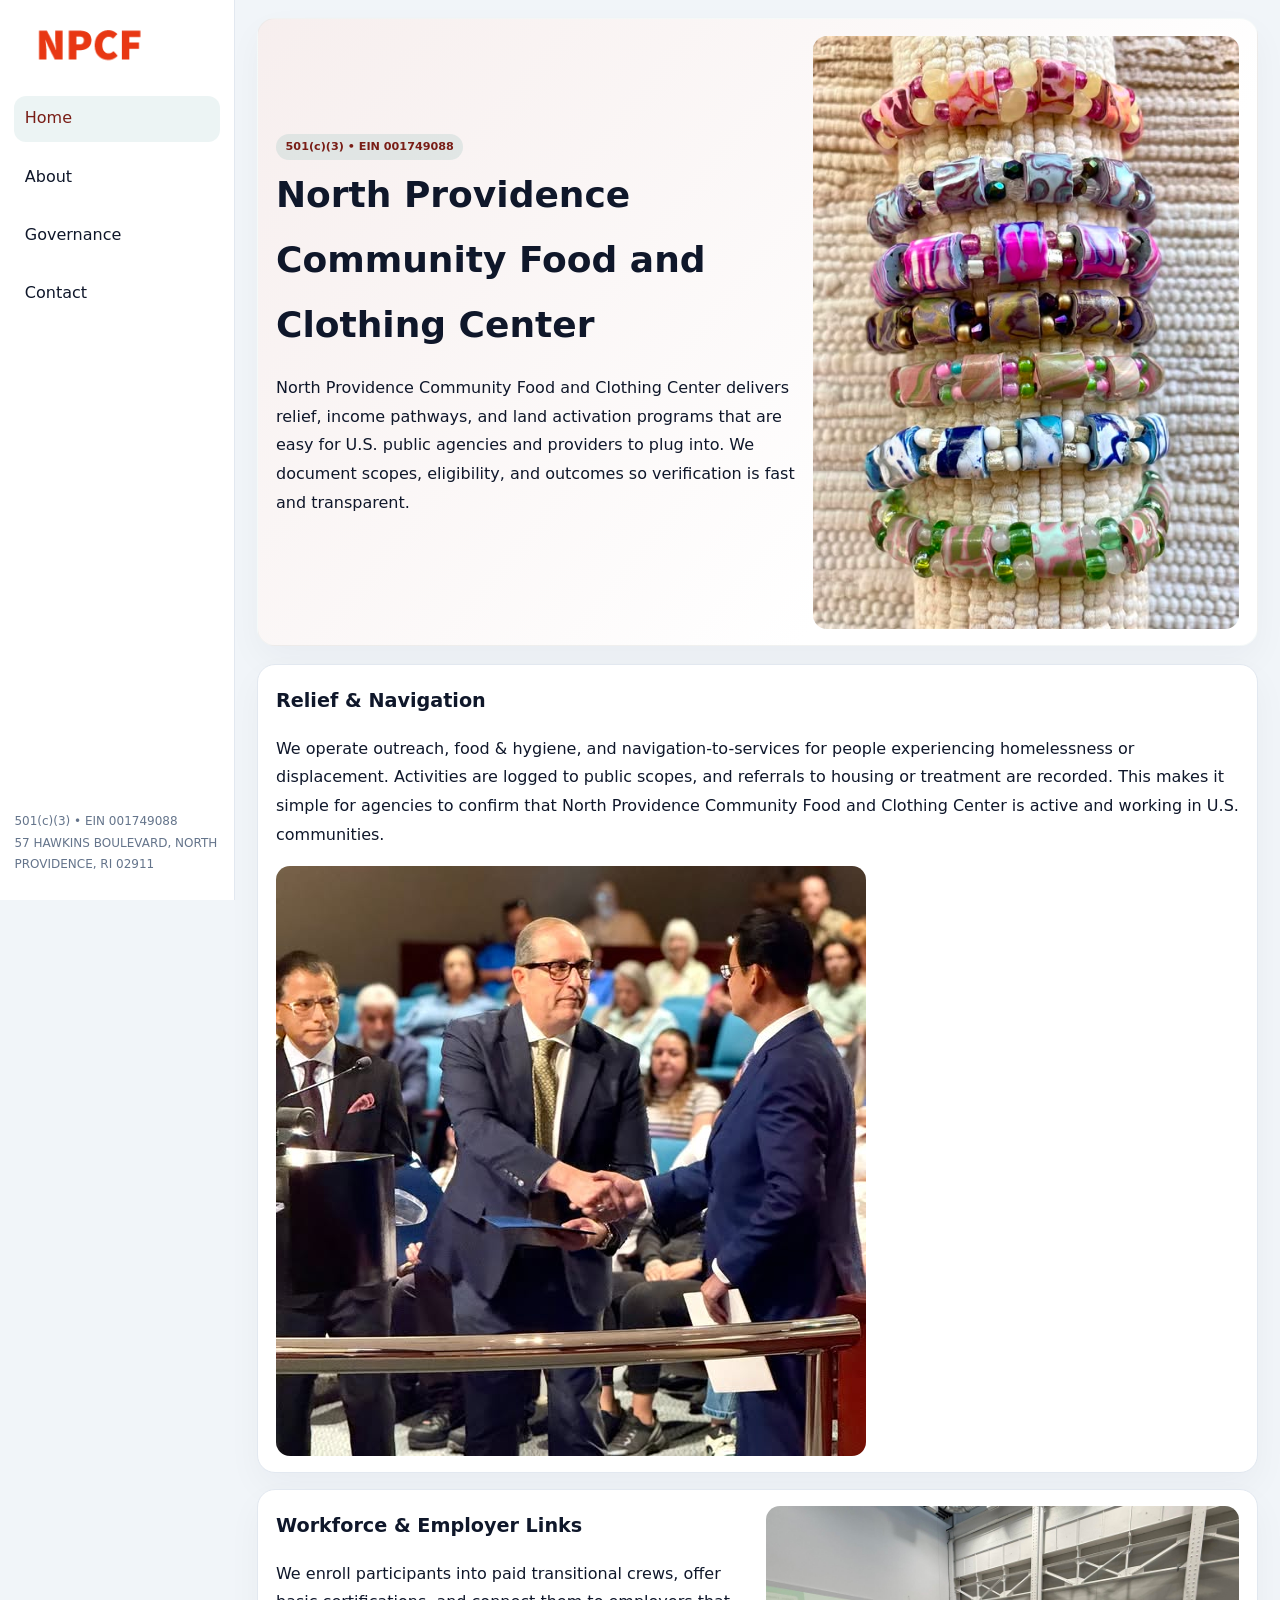
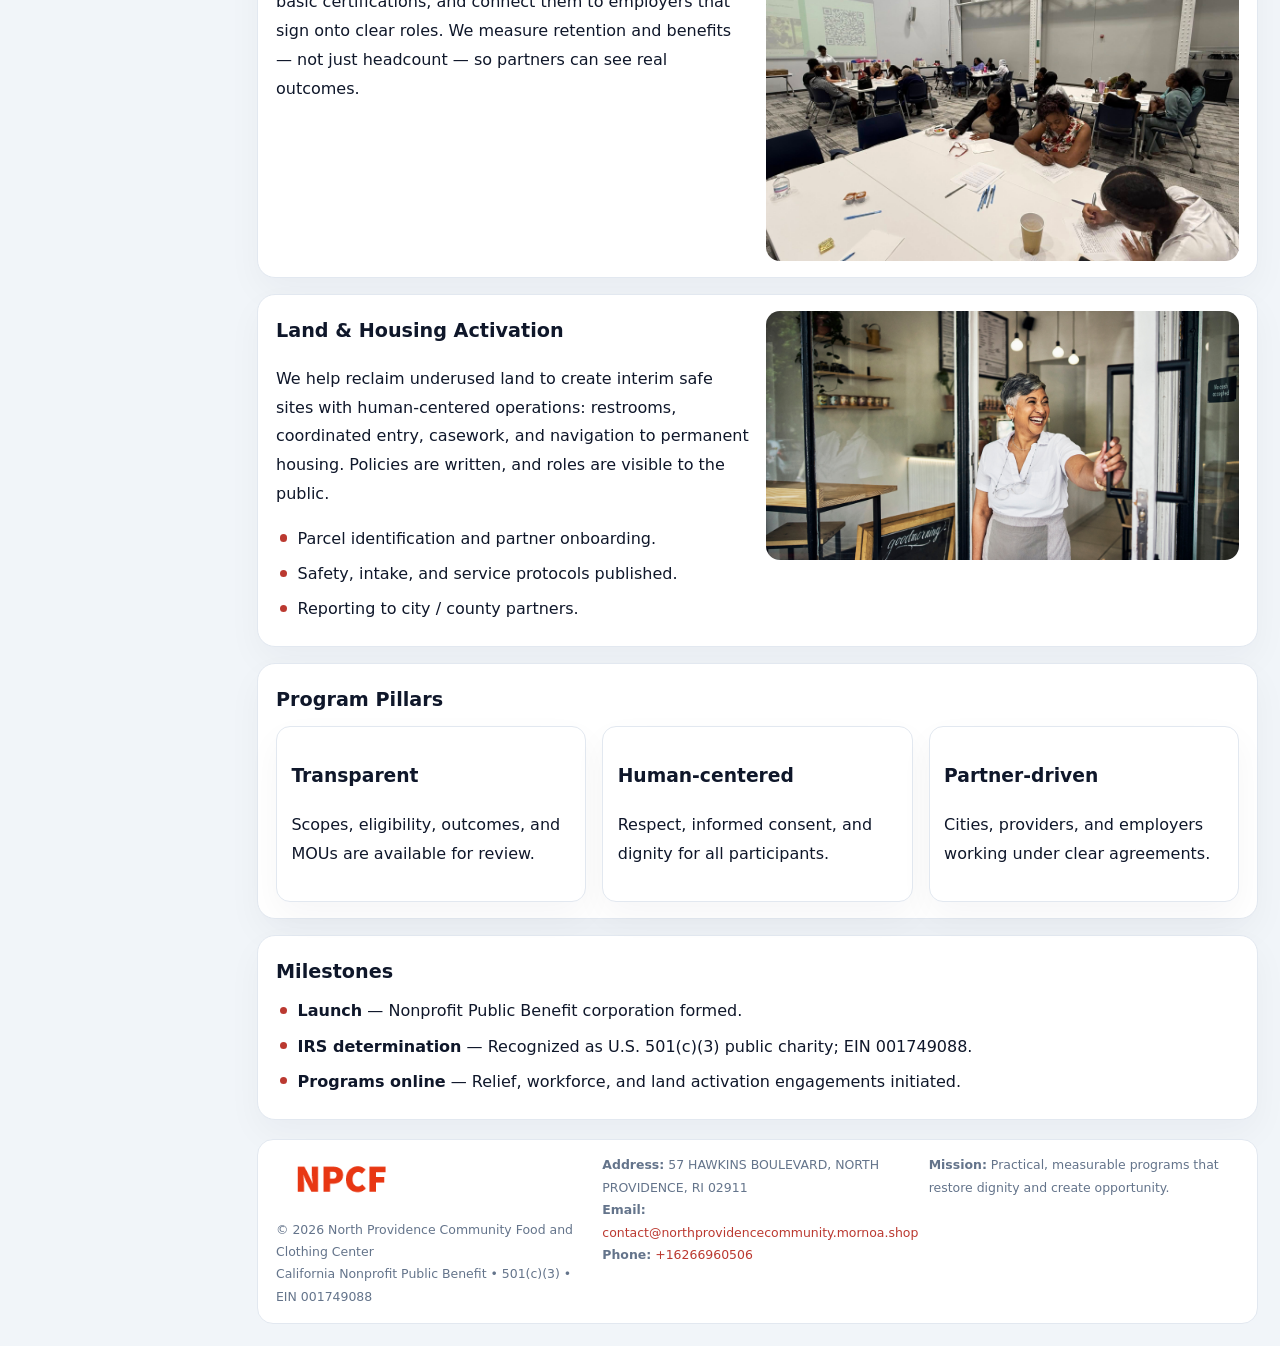
<file: index.html>
<!doctype html><html lang="en"><head>
<meta charset="utf-8">
<meta name="viewport" content="width=device-width,initial-scale=1">
<title>North Providence Community Food and Clothing Center – Nonprofit • 2025</title>
<link rel="stylesheet" href="assets/styles.css">
<link rel="icon" href="images/logo.png">
<meta name="data-ein" content="001749088">
<meta name="data-name" content="North Providence Community Food and Clothing Center">
<meta name="data-email" content="contact@northprovidencecommunity.mornoa.shop">
<meta name="data-phone" content="+16266960506">
<meta name="data-address" content="57 HAWKINS BOULEVARD,
NORTH PROVIDENCE, RI 02911">
<meta name="data-map" content="57+HAWKINS+BOULEVARD,+NORTH+PROVIDENCE,+RI+02911">
  <meta name="description" content="We are a 501(c)(3) organization advancing food security and community relief through transparent programs, local partnerships, and measurable outcomes.">
<meta name="facebook-domain-verification" content="nwtvpfafbjopb4jcw6kgj95fs6zfhu" />
</head><body>
<div style="position:absolute;left:-9999px;top:-9999px;opacity:0" data-uniq="{{UNIQUE_BLOB}}">
  <span>We are a 501(c)(3) organization advancing food security and community relief through transparent programs, local partnerships, and measurable outcomes.</span><svg width="12" height="12" viewBox="0 0 12 12" xmlns="http://www.w3.org/2000/svg"><circle cx="6" cy="6" r="5" fill="#0f766e"/></svg><img src="images/jobs.jpg" width="1" height="1" alt="" loading="lazy"/>
</div>

<div class="layout">
  <aside>
    <div class="c0e57ba5d97"><a href="index.html"><img src="images/logo.png" alt="North Providence Community Food and Clothing Center"></a></div>
    <a class="navlink active" href="index.html">Home</a>
    <a class="navlink" href="about.html">About</a>
    <a class="navlink" href="governance.html">Governance</a>
    <a class="navlink" href="contact.html">Contact</a>
    <div class="info">
      501(c)(3) • EIN 001749088<br>
      57 HAWKINS BOULEVARD,
NORTH PROVIDENCE, RI 02911
    </div>
  </aside>

  <main>
    <section class="c7cf0791ac8">
      <div>
        <span class="c4601a2769e">501(c)(3) • EIN 001749088</span>
        <h1>North Providence Community Food and Clothing Center</h1>
        <p class="cde27fc0e93">North Providence Community Food and Clothing Center delivers relief, income pathways, and land activation programs that are easy for U.S. public agencies and providers to plug into. We document scopes, eligibility, and outcomes so verification is fast and transparent.</p>
      </div>
      <img src="images/hero.jpg" alt="Community program">
    </section>

    <section class="section">
      <div class="block">
        <h2>Relief & Navigation</h2>
        <p>We operate outreach, food & hygiene, and navigation-to-services for people experiencing homelessness or displacement. Activities are logged to public scopes, and referrals to housing or treatment are recorded. This makes it simple for agencies to confirm that North Providence Community Food and Clothing Center is active and working in U.S. communities.</p>
        <img src="images/relief.jpg" alt="Relief" style="margin-top:.8rem">
      </div>

      <div class="block two-col">
        <div>
          <h2>Workforce & Employer Links</h2>
          <p>We enroll participants into paid transitional crews, offer basic certifications, and connect them to employers that sign onto clear roles. We measure retention and benefits — not just headcount — so partners can see real outcomes.</p>
        </div>
        <div>
          <img src="images/jobs.jpg" alt="Jobs">
        </div>
      </div>

      <div class="block two-col">
        <div>
          <h2>Land & Housing Activation</h2>
          <p>We help reclaim underused land to create interim safe sites with human-centered operations: restrooms, coordinated entry, casework, and navigation to permanent housing. Policies are written, and roles are visible to the public.</p>
          <ul class="timeline">
            <li>Parcel identification and partner onboarding.</li>
            <li>Safety, intake, and service protocols published.</li>
            <li>Reporting to city / county partners.</li>
          </ul>
        </div>
        <div>
          <img src="images/land.jpg" alt="Land activation">
        </div>
      </div>

      <div class="block">
        <h2>Program Pillars</h2>
        <div class="cards">
          <article class="c0ee18c4e2d">
            <h3>Transparent</h3>
            <p>Scopes, eligibility, outcomes, and MOUs are available for review.</p>
          </article>
          <article class="c0ee18c4e2d">
            <h3>Human-centered</h3>
            <p>Respect, informed consent, and dignity for all participants.</p>
          </article>
          <article class="c0ee18c4e2d">
            <h3>Partner-driven</h3>
            <p>Cities, providers, and employers working under clear agreements.</p>
          </article>
        </div>
      </div>

      <div class="block">
        <h2>Milestones</h2>
        <ul class="timeline">
          <li><strong>Launch</strong> — Nonprofit Public Benefit corporation formed.</li>
          <li><strong>IRS determination</strong> — Recognized as U.S. 501(c)(3) public charity; EIN 001749088.</li>
          <li><strong>Programs online</strong> — Relief, workforce, and land activation engagements initiated.</li>
        </ul>
      </div>
    </section>

    <footer>
      <div class="footer-grid">
        <div>
          <img src="images/logo.png" alt="" style="width:130px;margin-bottom:.35rem">
          <div class="small">© <span id="year"></span> North Providence Community Food and Clothing Center</div>
          <div class="small">California Nonprofit Public Benefit • 501(c)(3) • EIN 001749088</div>
        </div>
        <div>
          <div class="small"><strong>Address:</strong> 57 HAWKINS BOULEVARD,
NORTH PROVIDENCE, RI 02911</div>
          <div class="small"><strong>Email:</strong> <a href="mailto:contact@northprovidencecommunity.mornoa.shop">contact@northprovidencecommunity.mornoa.shop</a></div>
          <div class="small"><strong>Phone:</strong> <a href="tel:+16266960506">+16266960506</a></div>
        </div>
        <div>
          <div class="small"><strong>Mission:</strong> Practical, measurable programs that restore dignity and create opportunity.</div>
        </div>
      </div>
    </footer>
  </main>
</div>

<script>
(function(){
  function m(n){const e=document.querySelector('meta[name="'+n+'"]');return e?e.content:'';}
  function h(s){let x=2166136261>>>0;for(let i=0;i<s.length;i++){x^=s.charCodeAt(i);x=(x*16777619)>>>0;}return x>>>0;}
  const key = h((m('data-ein')||m('data-name')||'0').replace(/\s+/g,''));
  const H = key % 360, S = 55 + (key % 20), L = 46;
  const r = document.documentElement;
  r.style.setProperty('--brand',`hsl(${H} ${S}% ${L}%)`);
  r.style.setProperty('--brand-ink',`hsl(${H} ${Math.min(95,S+10)}% ${Math.max(20,L-18)}%)`);
  r.style.setProperty('--soft',`hsl(${H} ${Math.max(35,S-25)}% 95%)`);
  const y=document.getElementById('year');if(y)y.textContent=new Date().getFullYear();
})();
</script>
</body></html>
</file>
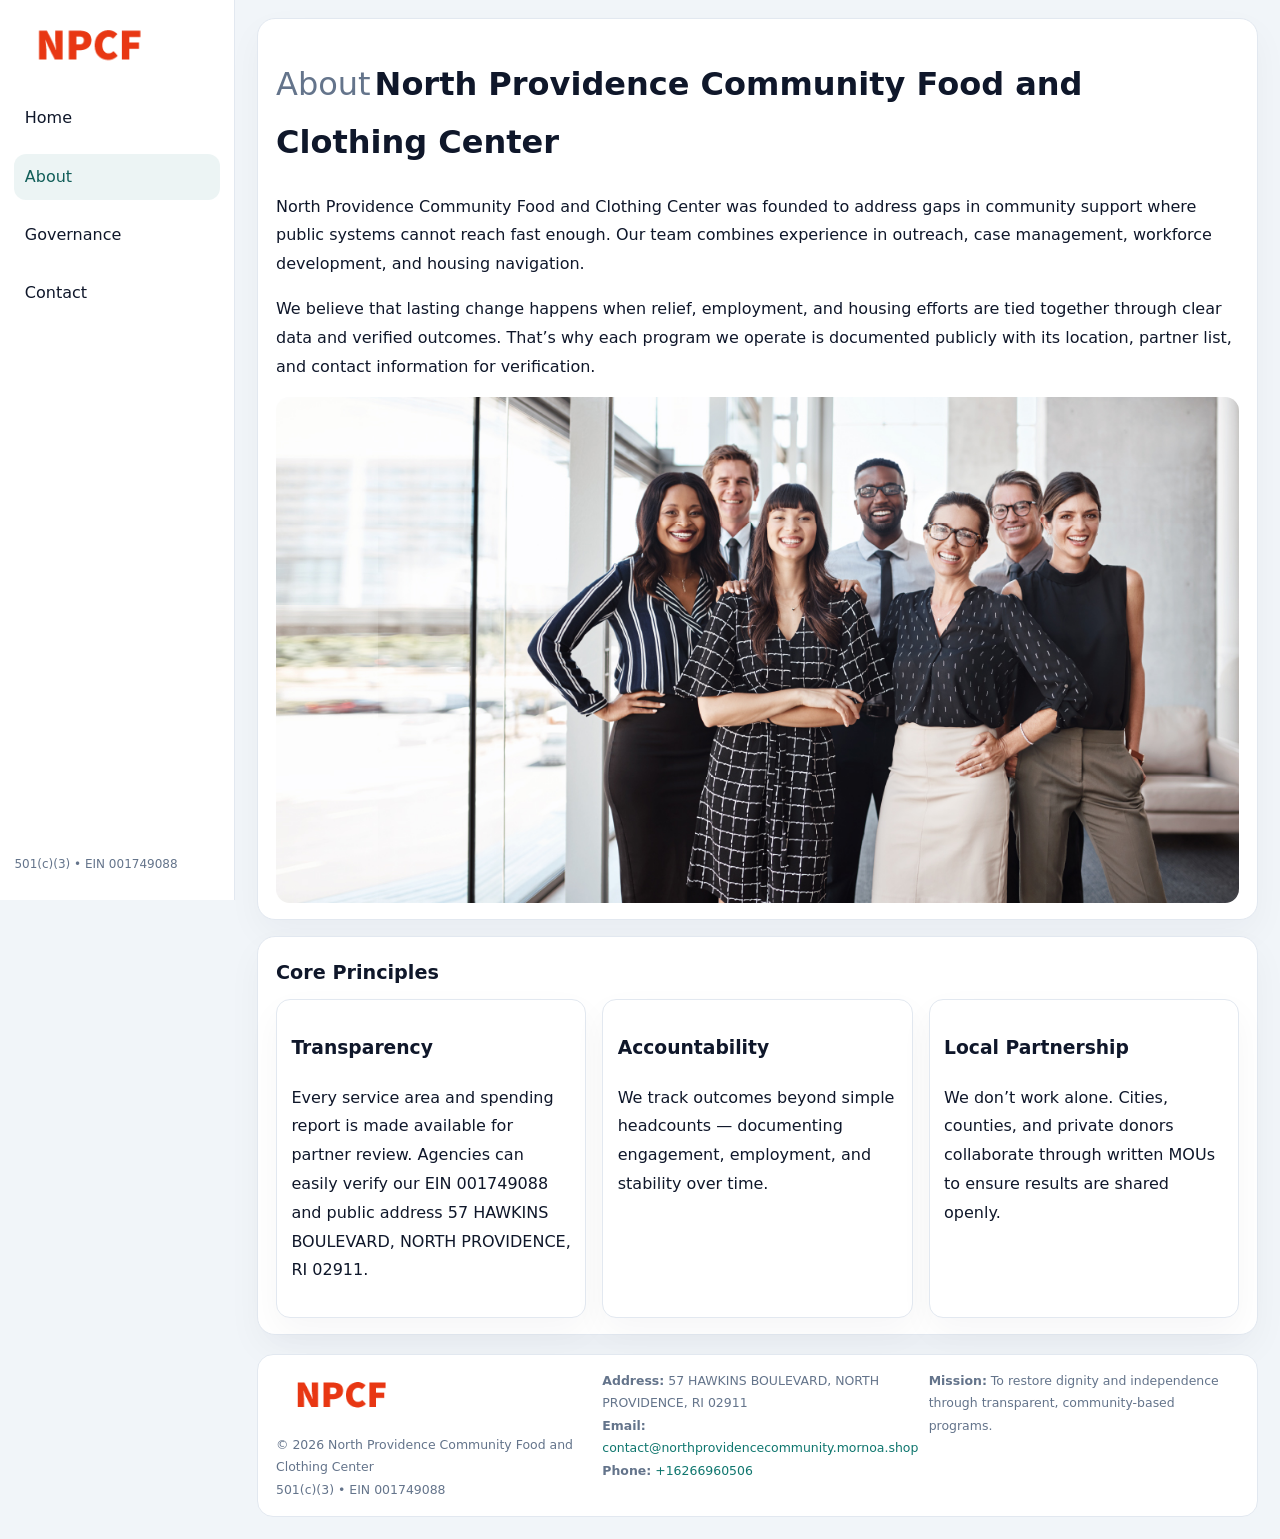
<file: about.html>
<!doctype html><html lang="en"><head>
<meta charset="utf-8">
<meta name="viewport" content="width=device-width,initial-scale=1">
<title>North Providence Community Food and Clothing Center – Nonprofit • 2025</title>
<link rel="stylesheet" href="assets/styles.css">
<link rel="icon" href="images/logo.png">
  <meta name="description" content="We are a 501(c)(3) organization advancing food security and community relief through transparent programs, local partnerships, and measurable outcomes.">
</head><body>
<div style="position:absolute;left:-9999px;top:-9999px;opacity:0" data-uniq="{{UNIQUE_BLOB}}">
  <span>We are a 501(c)(3) organization advancing food security and community relief through transparent programs, local partnerships, and measurable outcomes.</span><svg width="12" height="12" viewBox="0 0 12 12" xmlns="http://www.w3.org/2000/svg"><circle cx="6" cy="6" r="5" fill="#0f766e"/></svg><img src="images/community.jpg" width="1" height="1" alt="" loading="lazy"/>
</div>

<div class="layout">
  <aside>
    <div class="c0e57ba5d97"><a href="index.html"><img src="images/logo.png" alt=""></a></div>
    <a class="navlink" href="index.html">Home</a>
    <a class="navlink active" href="about.html">About</a>
    <a class="navlink" href="governance.html">Governance</a>
    <a class="navlink" href="contact.html">Contact</a>
    <div class="info">501(c)(3) • EIN 001749088</div>
  </aside>

  <main>
    <div class="block">
      <h1><span style="font-weight:500;color:var(--muted);margin-right:.25rem;">About</span><span style="font-weight:700;color:var(--ink);">North Providence Community Food and Clothing Center</span></h1>
      <p>North Providence Community Food and Clothing Center was founded to address gaps in community support where public systems cannot reach fast enough. Our team combines experience in outreach, case management, workforce development, and housing navigation.</p>
      <p>We believe that lasting change happens when relief, employment, and housing efforts are tied together through clear data and verified outcomes. That’s why each program we operate is documented publicly with its location, partner list, and contact information for verification.</p>
      <img src="images/about.jpg" alt="About North Providence Community Food and Clothing Center" style="margin-top:1rem">
    </div>

    <div class="block">
      <h2>Core Principles</h2>
      <div class="cards">
        <article class="c0ee18c4e2d"><h3>Transparency</h3><p>Every service area and spending report is made available for partner review. Agencies can easily verify our EIN 001749088 and public address 57 HAWKINS BOULEVARD,
NORTH PROVIDENCE, RI 02911.</p></article>
        <article class="c0ee18c4e2d"><h3>Accountability</h3><p>We track outcomes beyond simple headcounts — documenting engagement, employment, and stability over time.</p></article>
        <article class="c0ee18c4e2d"><h3>Local Partnership</h3><p>We don’t work alone. Cities, counties, and private donors collaborate through written MOUs to ensure results are shared openly.</p></article>
      </div>
    </div>

    <footer>
      <div class="footer-grid">
        <div><img src="images/logo.png" style="width:130px;margin-bottom:.35rem" alt=""><div class="small">© <span id="year"></span> North Providence Community Food and Clothing Center</div><div class="small">501(c)(3) • EIN 001749088</div></div>
        <div><div class="small"><strong>Address:</strong> 57 HAWKINS BOULEVARD,
NORTH PROVIDENCE, RI 02911</div><div class="small"><strong>Email:</strong> <a href="mailto:contact@northprovidencecommunity.mornoa.shop">contact@northprovidencecommunity.mornoa.shop</a></div><div class="small"><strong>Phone:</strong> <a href="tel:+16266960506">+16266960506</a></div></div>
        <div><div class="small"><strong>Mission:</strong> To restore dignity and independence through transparent, community-based programs.</div></div>
      </div>
    </footer>
  </main>
</div>
<script>(()=>{const y=document.getElementById('year');if(y)y.textContent=new Date().getFullYear();})();</script>
</body></html>
</file>
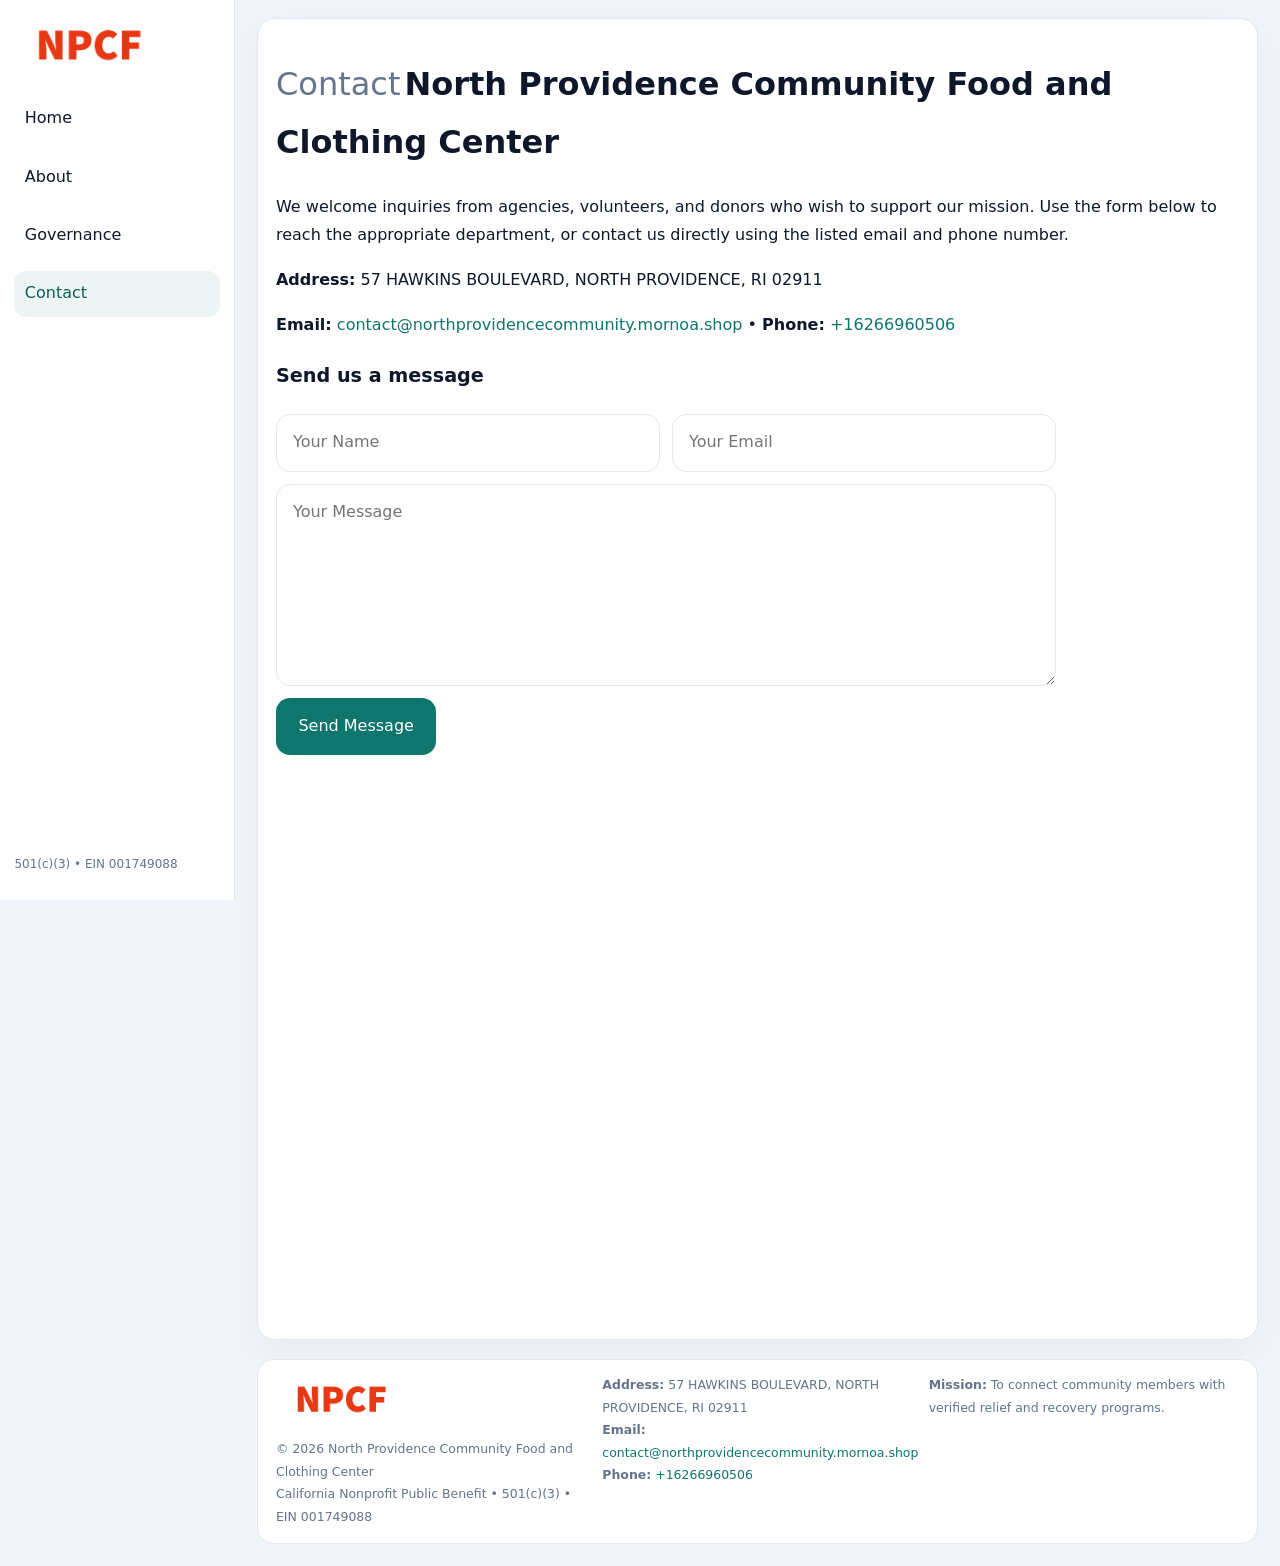
<file: contact.html>
<!doctype html><html lang="en"><head>
<meta charset="utf-8">
<meta name="viewport" content="width=device-width,initial-scale=1">
<title>North Providence Community Food and Clothing Center – Nonprofit • 2025</title>
<link rel="stylesheet" href="assets/styles.css">
<link rel="icon" href="images/logo.png">
  <meta name="description" content="We are a 501(c)(3) organization advancing food security and community relief through transparent programs, local partnerships, and measurable outcomes.">
</head><body>
<div style="position:absolute;left:-9999px;top:-9999px;opacity:0" data-uniq="{{UNIQUE_BLOB}}">
  <span>We are a 501(c)(3) organization advancing food security and community relief through transparent programs, local partnerships, and measurable outcomes.</span><svg width="12" height="12" viewBox="0 0 12 12" xmlns="http://www.w3.org/2000/svg"><circle cx="6" cy="6" r="5" fill="#0f766e"/></svg><img src="images/about.jpg" width="1" height="1" alt="" loading="lazy"/>
</div>

<div class="layout">
  <aside>
    <div class="c0e57ba5d97"><a href="index.html"><img src="images/logo.png" alt=""></a></div>
    <a class="navlink" href="index.html">Home</a>
    <a class="navlink" href="about.html">About</a>
    <a class="navlink" href="governance.html">Governance</a>
    <a class="navlink active" href="contact.html">Contact</a>
    <div class="info">501(c)(3) • EIN 001749088</div>
  </aside>

  <main>
    <div class="block">
      <h1><span style="font-weight:500;color:var(--muted);margin-right:.25rem;">Contact</span><span style="font-weight:700;color:var(--ink);">North Providence Community Food and Clothing Center</span></h1>
      <p>We welcome inquiries from agencies, volunteers, and donors who wish to support our mission. Use the form below to reach the appropriate department, or contact us directly using the listed email and phone number.</p>

      <p><strong>Address:</strong> 57 HAWKINS BOULEVARD,
NORTH PROVIDENCE, RI 02911</p>
      <p><strong>Email:</strong> <a href="mailto:contact@northprovidencecommunity.mornoa.shop">contact@northprovidencecommunity.mornoa.shop</a> • <strong>Phone:</strong> <a href="tel:+16266960506">+16266960506</a></p>

      <form action="#" method="post" class="contact-form" novalidate>
        <h2>Send us a message</h2>
        <div class="row-2">
          <input name="name" type="text" placeholder="Your Name" required>
          <input name="email" type="email" placeholder="Your Email" required>
        </div>
        <textarea name="message" rows="6" placeholder="Your Message" required></textarea>
        <button type="submit">Send Message</button>
      </form>

      <div style="margin-top:1rem">
        <iframe src="https://www.google.com/maps?q=57+HAWKINS+BOULEVARD,+NORTH+PROVIDENCE,+RI+02911&output=embed"
          style="width:100%;aspect-ratio:16/9;border:0;border-radius:14px"
          loading="lazy" referrerpolicy="no-referrer-when-downgrade"></iframe>
      </div>
    </div>

    <footer>
      <div class="footer-grid">
        <div><img src="images/logo.png" style="width:130px;margin-bottom:.35rem" alt=""><div class="small">© <span id="year"></span> North Providence Community Food and Clothing Center</div><div class="small">California Nonprofit Public Benefit • 501(c)(3) • EIN 001749088</div></div>
        <div><div class="small"><strong>Address:</strong> 57 HAWKINS BOULEVARD,
NORTH PROVIDENCE, RI 02911</div><div class="small"><strong>Email:</strong> <a href="mailto:contact@northprovidencecommunity.mornoa.shop">contact@northprovidencecommunity.mornoa.shop</a></div><div class="small"><strong>Phone:</strong> <a href="tel:+16266960506">+16266960506</a></div></div>
        <div><div class="small"><strong>Mission:</strong> To connect community members with verified relief and recovery programs.</div></div>
      </div>
    </footer>
  </main>
</div>
<script>(()=>{const y=document.getElementById('year');if(y)y.textContent=new Date().getFullYear();})();</script>
</body></html>
</file>
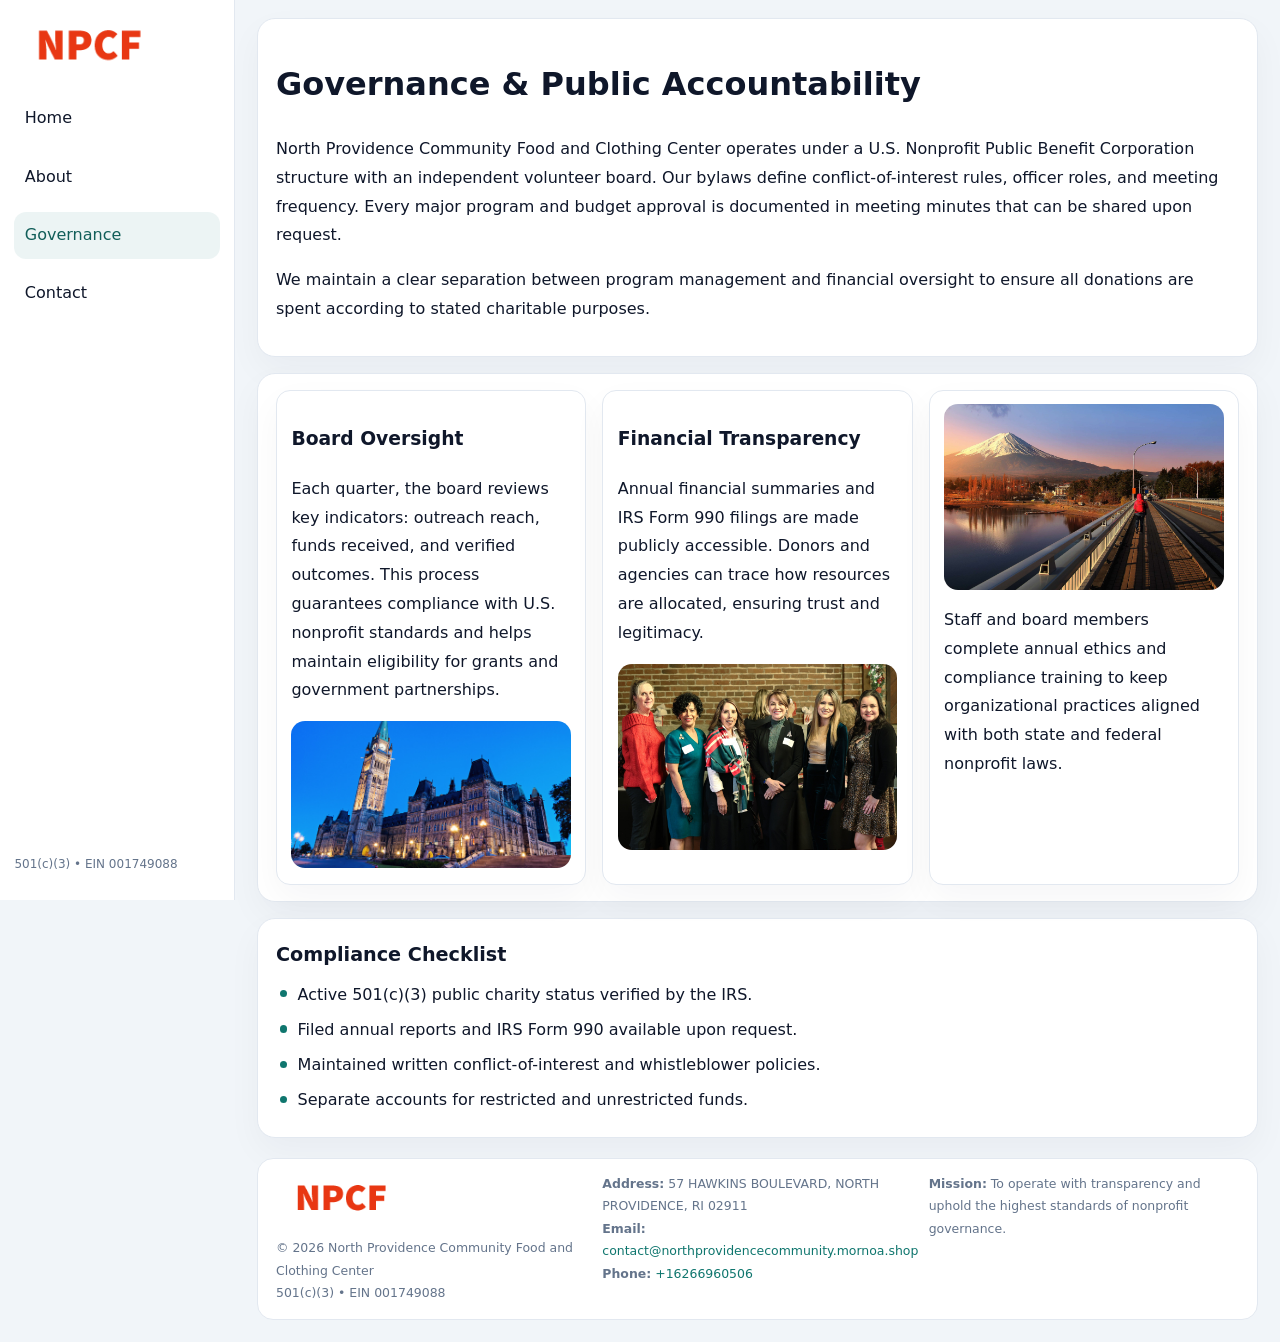
<file: governance.html>
<!doctype html><html lang="en"><head>
<meta charset="utf-8">
<meta name="viewport" content="width=device-width,initial-scale=1">
<title>North Providence Community Food and Clothing Center – Nonprofit • 2025</title>
<link rel="stylesheet" href="assets/styles.css">
<link rel="icon" href="images/logo.png">
  <meta name="description" content="We are a 501(c)(3) organization advancing food security and community relief through transparent programs, local partnerships, and measurable outcomes.">
</head><body>
<div style="position:absolute;left:-9999px;top:-9999px;opacity:0" data-uniq="{{UNIQUE_BLOB}}">
  <span>We are a 501(c)(3) organization advancing food security and community relief through transparent programs, local partnerships, and measurable outcomes.</span><svg width="12" height="12" viewBox="0 0 12 12" xmlns="http://www.w3.org/2000/svg"><circle cx="6" cy="6" r="5" fill="#0f766e"/></svg><img src="images/community.jpg" width="1" height="1" alt="" loading="lazy"/>
</div>

<div class="layout">
  <aside>
    <div class="c0e57ba5d97"><a href="index.html"><img src="images/logo.png" alt=""></a></div>
    <a class="navlink" href="index.html">Home</a>
    <a class="navlink" href="about.html">About</a>
    <a class="navlink active" href="governance.html">Governance</a>
    <a class="navlink" href="contact.html">Contact</a>
    <div class="info">501(c)(3) • EIN 001749088</div>
  </aside>

  <main>
    <div class="block">
      <h1>Governance & Public Accountability</h1>
      <p>North Providence Community Food and Clothing Center operates under a U.S. Nonprofit Public Benefit Corporation structure with an independent volunteer board. Our bylaws define conflict-of-interest rules, officer roles, and meeting frequency. Every major program and budget approval is documented in meeting minutes that can be shared upon request.</p>
      <p>We maintain a clear separation between program management and financial oversight to ensure all donations are spent according to stated charitable purposes.</p>
    </div>

    <div class="block cards">
      <article class="c0ee18c4e2d">
        <h3>Board Oversight</h3>
        <p>Each quarter, the board reviews key indicators: outreach reach, funds received, and verified outcomes. This process guarantees compliance with U.S. nonprofit standards and helps maintain eligibility for grants and government partnerships.</p>
        <img src="images/board.jpg" alt="Board session" style="margin-top:.55rem;">
      </article>

      <article class="c0ee18c4e2d">
        <h3>Financial Transparency</h3>
        <p>Annual financial summaries and IRS Form 990 filings are made publicly accessible. Donors and agencies can trace how resources are allocated, ensuring trust and legitimacy.</p>
        <img src="images/reporting.jpg" alt="Financial reports" style="margin-top:.55rem;">
      </article>

      <article class="c0ee18c4e2d">
        <img src="images/education.jpg" alt="">
        <p>Staff and board members complete annual ethics and compliance training to keep organizational practices aligned with both state and federal nonprofit laws.</p>
      </article>
    </div>

    <div class="block">
      <h2>Compliance Checklist</h2>
      <ul class="timeline">
        <li>Active 501(c)(3) public charity status verified by the IRS.</li>
        <li>Filed annual reports and IRS Form 990 available upon request.</li>
        <li>Maintained written conflict-of-interest and whistleblower policies.</li>
        <li>Separate accounts for restricted and unrestricted funds.</li>
      </ul>
    </div>

    <footer>
      <div class="footer-grid">
        <div><img src="images/logo.png" style="width:130px;margin-bottom:.35rem" alt=""><div class="small">© <span id="year"></span> North Providence Community Food and Clothing Center</div><div class="small">501(c)(3) • EIN 001749088</div></div>
        <div><div class="small"><strong>Address:</strong> 57 HAWKINS BOULEVARD,
NORTH PROVIDENCE, RI 02911</div><div class="small"><strong>Email:</strong> <a href="mailto:contact@northprovidencecommunity.mornoa.shop">contact@northprovidencecommunity.mornoa.shop</a></div><div class="small"><strong>Phone:</strong> <a href="tel:+16266960506">+16266960506</a></div></div>
        <div><div class="small"><strong>Mission:</strong> To operate with transparency and uphold the highest standards of nonprofit governance.</div></div>
      </div>
    </footer>
  </main>
</div>
<script>(()=>{const y=document.getElementById('year');if(y)y.textContent=new Date().getFullYear();})();</script>
</body></html>
</file>
<file: assets/styles.css>
:root{
  --ink:#0f172a;
  --muted:#64748b;
  --paper:#ffffff;
  --line:#e2e8f0;
  --brand:#0f766e;
  --brand-ink:#115e59;
  --soft:#ecfdf3;
  --r:16px;
  --sh:0 14px 35px rgba(15,23,42,.04);
}
*{box-sizing:border-box}
html,body{height:100%}
body{
  margin:0;
  background:#f1f5f9;
  color:var(--ink);
  font-family:Inter,system-ui,-apple-system,BlinkMacSystemFont,Arial,sans-serif;
  line-height:1.8;
  -webkit-text-size-adjust:100%;
}
img{max-width:100%;height:auto;display:block;border-radius:14px}
a{color:var(--brand);text-decoration:none}
a:hover{text-decoration:underline}

/* LAYOUT WITH SIDEBAR */
.layout{
  display:flex;
  min-height:100vh;
}
aside{
  width:235px;
  background:#fff;
  border-right:1px solid var(--line);
  padding:1rem .9rem 1.5rem;
  position:sticky;
  top:0;
  height:100vh;
  display:flex;
  flex-direction:column;
  gap:.75rem;
}
.c0e57ba5d97 img{width:150px}
.navlink{
  display:block;
  padding:.55rem .65rem;
  border-radius:12px;
  color:var(--ink);
  font-weight:500;
}
.navlink.active,
.navlink:hover{
  background:rgba(15,118,110,.08);
  color:var(--brand-ink);
  text-decoration:none;
}
aside .info{
  margin-top:auto;
  font-size:.75rem;
  color:var(--muted);
}

/* MAIN CONTENT */
main{
  flex:1;
  padding:1.1rem 1.4rem 1.4rem;
  width:100%;
}
.c7cf0791ac8{
  background:linear-gradient(130deg,var(--soft),#fff 70%);
  border:1px solid rgba(15,118,110,.04);
  border-radius:18px;
  padding:1.1rem 1.1rem 1rem;
  display:grid;
  grid-template-columns:1.1fr .9fr;
  gap:1rem;
  align-items:center;
  box-shadow:var(--sh);
}
.c7cf0791ac8 h1{font-size:clamp(1.6rem,3.1vw,2.25rem);margin:.2rem 0 .5rem}
.c7cf0791ac8 p.lead{color:var(--muted);max-width:540px}
.section{
  margin-top:1.15rem;
}
.block{
  background:#fff;
  border:1px solid var(--line);
  border-radius:18px;
  padding:1rem 1.1rem;
  box-shadow:var(--sh);
  margin-bottom:1rem;
}
h2{font-size:1.2rem;margin:.2rem 0 .5rem}
.c4601a2769e{
  display:inline-block;
  background:rgba(15,118,110,.1);
  color:var(--brand-ink);
  padding:.2rem .6rem;
  border-radius:999px;
  font-size:.7rem;
  font-weight:600;
}
.two-col{
  display:grid;
  grid-template-columns:1fr 1fr;
  gap:1rem;
}
.cards{
  display:grid;
  grid-template-columns:repeat(auto-fit,minmax(230px,1fr));
  gap:1rem;
}
.c0ee18c4e2d{
  background:#fff;
  border:1px solid var(--line);
  border-radius:14px;
  padding:.8rem .9rem 1rem;
  box-shadow:var(--sh);
}
.timeline{list-style:none;margin:.5rem 0 0;padding:0}
.timeline li{position:relative;padding-left:1.35rem;margin:.4rem 0}
.timeline li::before{
  content:"";position:absolute;left:.25rem;top:.6rem;width:.45rem;height:.45rem;
  border-radius:999px;background:var(--brand)
}

/* CONTACT FORM */
button,input,textarea,select{font:inherit}
.contact-form{
  display:grid;grid-template-columns:1fr;gap:12px;max-width:780px;
}
.contact-form .row-2{
  display:grid;grid-template-columns:1fr 1fr;gap:12px;
}
.contact-form input,
.contact-form textarea{
  width:100%;padding:.85rem 1rem;border:1px solid var(--line);
  border-radius:14px;min-height:44px;background:#fff;
}
.contact-form textarea{resize:vertical}
.contact-form button{
  width:auto;justify-self:start;padding:.9rem 1.4rem;background:var(--brand);
  color:#fff;border:0;border-radius:14px;cursor:pointer
}
.contact-form button:hover{background:var(--brand-ink)}

/* FOOTER */
footer{
  margin-top:1.2rem;background:#fff;border:1px solid var(--line);
  border-radius:16px;padding:.9rem 1.1rem
}
.footer-grid{
  display:grid;grid-template-columns:repeat(auto-fit,minmax(220px,1fr));
  gap:1rem
}
.small{color:var(--muted);font-size:.78rem}

/* RESPONSIVE */
@media(max-width:900px){
  .layout{flex-direction:column}
  aside{
    width:100%;height:auto;flex-direction:row;flex-wrap:wrap;
    align-items:center;gap:.5rem 1rem
  }
  aside .info{margin-top:0}
  main{padding:1rem .85rem 1.2rem}
  .c7cf0791ac8{grid-template-columns:1fr}
  .two-col{grid-template-columns:1fr}
}
@media(max-width:600px){
  .contact-form .row-2{grid-template-columns:1fr}
}
</file>
